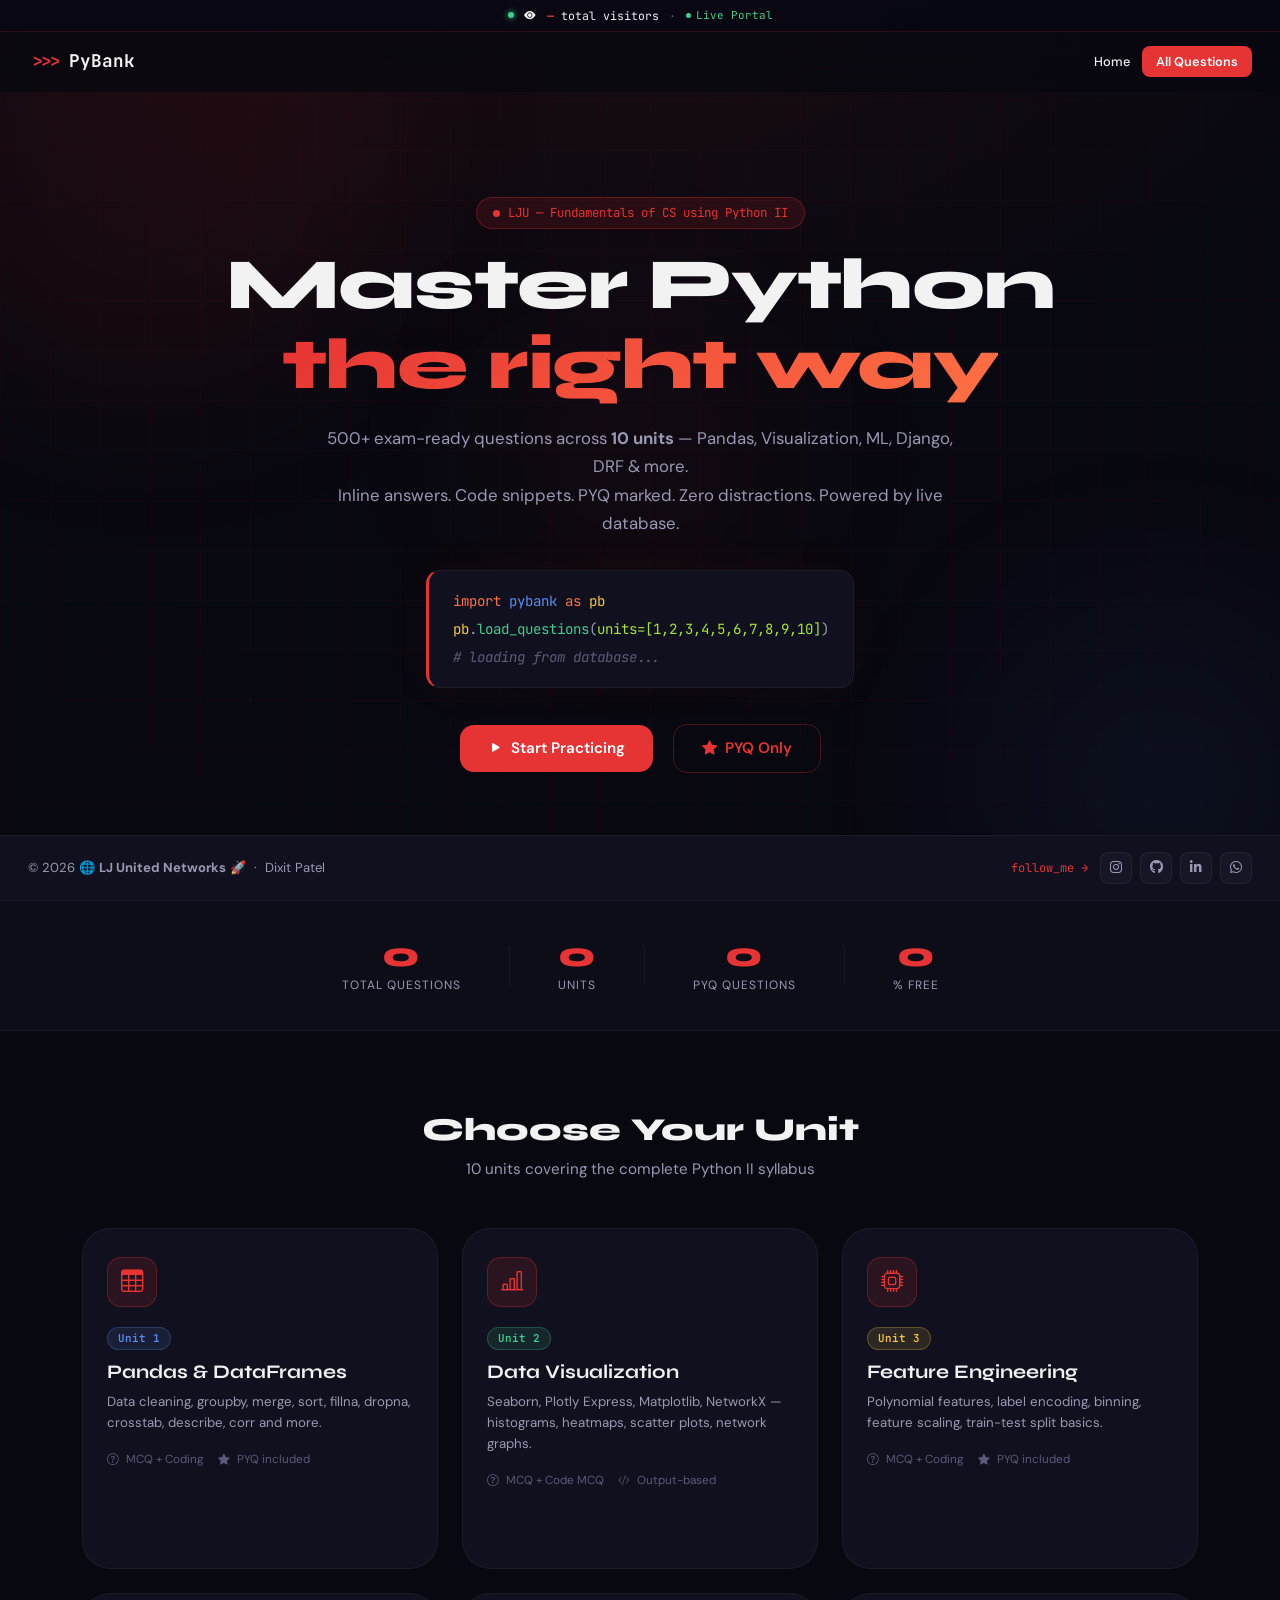
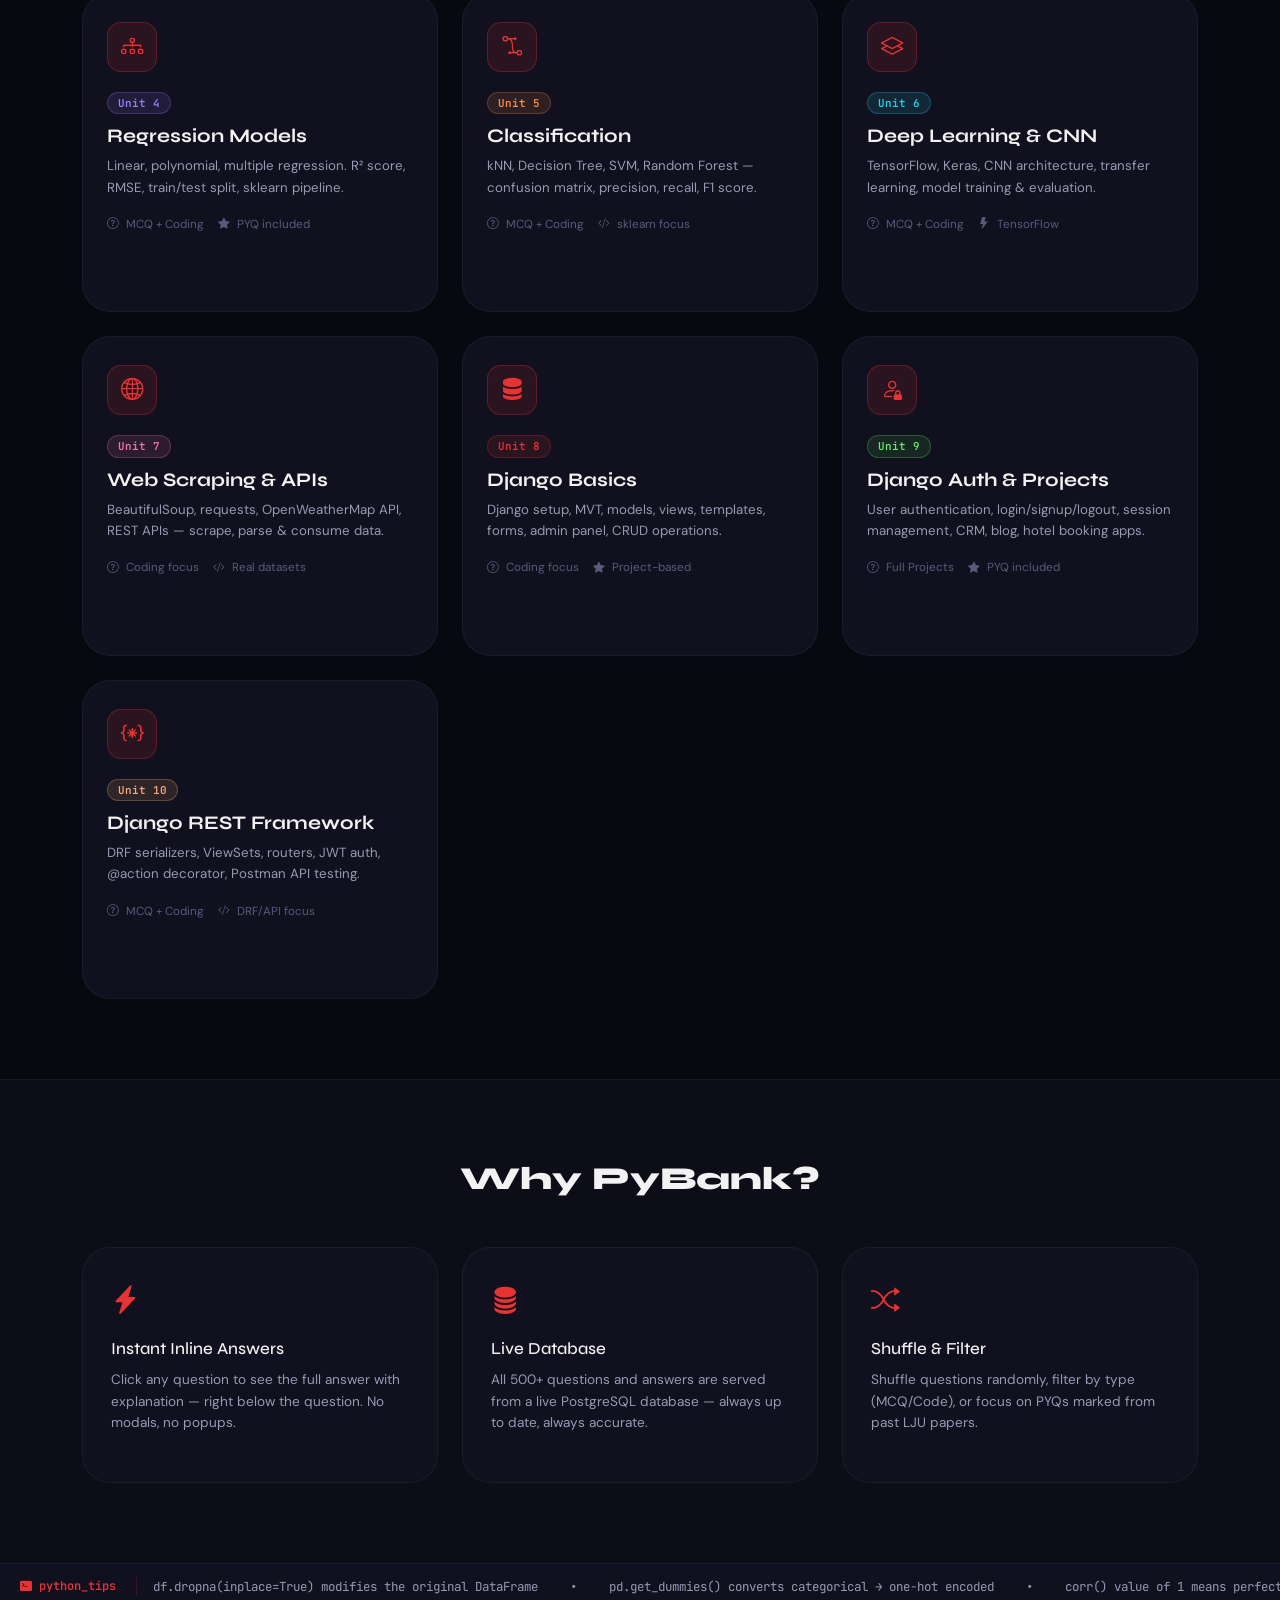
<file: index.html>
<!DOCTYPE html>
<html lang="en">
<head>
  <meta charset="UTF-8">
  <meta name="viewport" content="width=device-width, initial-scale=1.0">
  <title>PyBank | Python II — LJU Practice Portal</title>
  <link rel="stylesheet" href="https://cdn.jsdelivr.net/npm/bootstrap@5.3.3/dist/css/bootstrap.min.css">
  <link rel="stylesheet" href="https://cdn.jsdelivr.net/npm/bootstrap-icons@1.11.3/font/bootstrap-icons.min.css">
  <link rel="stylesheet" href="https://cdnjs.cloudflare.com/ajax/libs/font-awesome/6.5.0/css/all.min.css">
  <link href="https://fonts.googleapis.com/css2?family=JetBrains+Mono:ital,wght@0,400;0,600;0,700;1,400&family=Syne:wght@600;700;800&family=DM+Sans:wght@300;400;500;600&display=swap" rel="stylesheet">
  <link rel="stylesheet" href="style.css">
</head>
<body>

<!-- ── VISITOR COUNTER BANNER ──────────────────── -->
<div class="visitor-banner" id="visitorBanner">
  <div class="visitor-inner">
    <span class="visitor-dot"></span>
    <span class="visitor-text">
      <i class="bi bi-eye-fill me-1"></i>
      <span id="visitorCount">—</span> total visitors
    </span>
    <span class="visitor-sep">·</span>
    <span class="visitor-live"><span class="live-dot"></span> Live Portal</span>
  </div>
</div>

<!-- NAVBAR -->
<nav class="pyb-nav" id="mainNav" style="top:32px">
  <div class="nav-inner">
    <a class="nav-logo" href="index.html">
      <span class="logo-py">&gt;&gt;&gt;</span>
      <span class="logo-text">PyBank</span>
    </a>
    <div class="nav-links" id="navLinks">
      <a href="index.html" class="nav-link active">Home</a>
      <a href="unit.html?unit=all" class="nav-link nav-cta">All Questions</a>
    </div>
    <button class="hamburger" id="hamburger" onclick="toggleNav()">
      <i class="bi bi-list"></i>
    </button>
  </div>
</nav>

<!-- HERO -->
<section class="hero-section">
  <div class="hero-bg-grid"></div>
  <div class="hero-orb orb-1"></div>
  <div class="hero-orb orb-2"></div>
  <div class="hero-orb orb-3"></div>

  <div class="container position-relative">
    <div class="row justify-content-center text-center">
      <div class="col-lg-10">
        <div class="hero-badge mb-3">
          <span class="badge-dot"></span>
          LJU — Fundamentals of CS using Python II
        </div>
        <h1 class="hero-title">
          Master Python <span class="title-accent">the right way</span>
        </h1>
        <p class="hero-subtitle">
          500+ exam-ready questions across <strong>10 units</strong> — Pandas, Visualization, ML, Django, DRF &amp; more.<br>
          Inline answers. Code snippets. PYQ marked. Zero distractions. Powered by live database.
        </p>
        <div class="hero-code-block">
          <div class="code-line"><span class="code-keyword">import</span> <span class="code-module">pybank</span> <span class="code-keyword">as</span> <span class="code-var">pb</span></div>
          <div class="code-line"><span class="code-var">pb</span><span class="code-dot">.</span><span class="code-fn">load_questions</span><span class="code-paren">(</span><span class="code-str">units=[1,2,3,4,5,6,7,8,9,10]</span><span class="code-paren">)</span></div>
          <div class="code-line"><span class="code-comment" id="heroLoaded"># loading from database...</span></div>
        </div>
        <div class="hero-actions">
          <a href="unit.html?unit=all" class="btn btn-red btn-lg">
            <i class="bi bi-play-fill me-2"></i>Start Practicing
          </a>
          <a href="unit.html?unit=all&pyq=true" class="btn btn-outline-red btn-lg ms-3">
            <i class="bi bi-star-fill me-2"></i>PYQ Only
          </a>
        </div>
      </div>
    </div>
  </div>
</section>

<!-- STATS STRIP -->
<section class="stats-strip">
  <div class="container">
    <div class="stats-row">
      <div class="stat-item">
        <div class="stat-num" id="statTotal" data-target="500">0</div>
        <div class="stat-lbl">Total Questions</div>
      </div>
      <div class="stat-divider"></div>
      <div class="stat-item">
        <div class="stat-num" data-target="10">0</div>
        <div class="stat-lbl">Units</div>
      </div>
      <div class="stat-divider"></div>
      <div class="stat-item">
        <div class="stat-num" id="statPYQ" data-target="30">0</div>
        <div class="stat-lbl">PYQ Questions</div>
      </div>
      <div class="stat-divider"></div>
      <div class="stat-item">
        <div class="stat-num" data-target="100">0</div>
        <div class="stat-lbl">% Free</div>
      </div>
    </div>
  </div>
</section>

<!-- UNITS CARDS — 10 units -->
<section class="units-section">
  <div class="container">
    <div class="section-header">
      <h2 class="section-title">Choose Your Unit</h2>
      <p class="section-sub">10 units covering the complete Python II syllabus</p>
    </div>
    <div class="row g-4" id="unitCardsRow">

      <div class="col-lg-4 col-md-6">
        <a href="#" class="unit-card-link">
          <div class="unit-card">
            <div class="unit-card-icon"><i class="bi bi-table"></i></div>
            <div class="unit-chip chip-u1">Unit 1</div>
            <h3 class="unit-title">Pandas &amp; DataFrames</h3>
            <p class="unit-desc">Data cleaning, groupby, merge, sort, fillna, dropna, crosstab, describe, corr and more.</p>
            <div class="unit-meta">
              <span><i class="bi bi-question-circle"></i> MCQ + Coding</span>
              <span><i class="bi bi-star-fill"></i> PYQ included</span>
            </div>
            <div class="unit-arrow"><i class="bi bi-arrow-right-circle-fill"></i></div>
          </div>
        </a>
      </div>

      <div class="col-lg-4 col-md-6">
        <a href="#" class="unit-card-link">
          <div class="unit-card">
            <div class="unit-card-icon"><i class="bi bi-bar-chart-line"></i></div>
            <div class="unit-chip chip-u2">Unit 2</div>
            <h3 class="unit-title">Data Visualization</h3>
            <p class="unit-desc">Seaborn, Plotly Express, Matplotlib, NetworkX — histograms, heatmaps, scatter plots, network graphs.</p>
            <div class="unit-meta">
              <span><i class="bi bi-question-circle"></i> MCQ + Code MCQ</span>
              <span><i class="bi bi-code-slash"></i> Output-based</span>
            </div>
            <div class="unit-arrow"><i class="bi bi-arrow-right-circle-fill"></i></div>
          </div>
        </a>
      </div>

      <div class="col-lg-4 col-md-6">
        <a href="#" class="unit-card-link">
          <div class="unit-card">
            <div class="unit-card-icon"><i class="bi bi-cpu"></i></div>
            <div class="unit-chip chip-u3">Unit 3</div>
            <h3 class="unit-title">Feature Engineering</h3>
            <p class="unit-desc">Polynomial features, label encoding, binning, feature scaling, train-test split basics.</p>
            <div class="unit-meta">
              <span><i class="bi bi-question-circle"></i> MCQ + Coding</span>
              <span><i class="bi bi-star-fill"></i> PYQ included</span>
            </div>
            <div class="unit-arrow"><i class="bi bi-arrow-right-circle-fill"></i></div>
          </div>
        </a>
      </div>

      <div class="col-lg-4 col-md-6">
        <a href="# class="unit-card-link">
          <div class="unit-card">
            <div class="unit-card-icon"><i class="bi bi-diagram-3"></i></div>
            <div class="unit-chip chip-u4">Unit 4</div>
            <h3 class="unit-title">Regression Models</h3>
            <p class="unit-desc">Linear, polynomial, multiple regression. R² score, RMSE, train/test split, sklearn pipeline.</p>
            <div class="unit-meta">
              <span><i class="bi bi-question-circle"></i> MCQ + Coding</span>
              <span><i class="bi bi-star-fill"></i> PYQ included</span>
            </div>
            <div class="unit-arrow"><i class="bi bi-arrow-right-circle-fill"></i></div>
          </div>
        </a>
      </div>

      <div class="col-lg-4 col-md-6">
        <a href="#" class="unit-card-link">
          <div class="unit-card">
            <div class="unit-card-icon"><i class="bi bi-bezier2"></i></div>
            <div class="unit-chip chip-u5">Unit 5</div>
            <h3 class="unit-title">Classification</h3>
            <p class="unit-desc">kNN, Decision Tree, SVM, Random Forest — confusion matrix, precision, recall, F1 score.</p>
            <div class="unit-meta">
              <span><i class="bi bi-question-circle"></i> MCQ + Coding</span>
              <span><i class="bi bi-code-slash"></i> sklearn focus</span>
            </div>
            <div class="unit-arrow"><i class="bi bi-arrow-right-circle-fill"></i></div>
          </div>
        </a>
      </div>

      <div class="col-lg-4 col-md-6">
        <a href="#" class="unit-card-link">
          <div class="unit-card">
            <div class="unit-card-icon"><i class="bi bi-layers"></i></div>
            <div class="unit-chip chip-u6">Unit 6</div>
            <h3 class="unit-title">Deep Learning &amp; CNN</h3>
            <p class="unit-desc">TensorFlow, Keras, CNN architecture, transfer learning, model training &amp; evaluation.</p>
            <div class="unit-meta">
              <span><i class="bi bi-question-circle"></i> MCQ + Coding</span>
              <span><i class="bi bi-lightning-fill"></i> TensorFlow</span>
            </div>
            <div class="unit-arrow"><i class="bi bi-arrow-right-circle-fill"></i></div>
          </div>
        </a>
      </div>

      <div class="col-lg-4 col-md-6">
        <a href="#" class="unit-card-link">
          <div class="unit-card">
            <div class="unit-card-icon"><i class="bi bi-globe2"></i></div>
            <div class="unit-chip chip-u7">Unit 7</div>
            <h3 class="unit-title">Web Scraping &amp; APIs</h3>
            <p class="unit-desc">BeautifulSoup, requests, OpenWeatherMap API, REST APIs — scrape, parse &amp; consume data.</p>
            <div class="unit-meta">
              <span><i class="bi bi-question-circle"></i> Coding focus</span>
              <span><i class="bi bi-code-slash"></i> Real datasets</span>
            </div>
            <div class="unit-arrow"><i class="bi bi-arrow-right-circle-fill"></i></div>
          </div>
        </a>
      </div>

      <div class="col-lg-4 col-md-6">
        <a href="#" class="unit-card-link">
          <div class="unit-card">
            <div class="unit-card-icon"><i class="bi bi-server"></i></div>
            <div class="unit-chip chip-u8">Unit 8</div>
            <h3 class="unit-title">Django Basics</h3>
            <p class="unit-desc">Django setup, MVT, models, views, templates, forms, admin panel, CRUD operations.</p>
            <div class="unit-meta">
              <span><i class="bi bi-question-circle"></i> Coding focus</span>
              <span><i class="bi bi-star-fill"></i> Project-based</span>
            </div>
            <div class="unit-arrow"><i class="bi bi-arrow-right-circle-fill"></i></div>
          </div>
        </a>
      </div>

      <div class="col-lg-4 col-md-6">
        <a href="#" class="unit-card-link">
          <div class="unit-card">
            <div class="unit-card-icon"><i class="bi bi-person-lock"></i></div>
            <div class="unit-chip chip-u9">Unit 9</div>
            <h3 class="unit-title">Django Auth &amp; Projects</h3>
            <p class="unit-desc">User authentication, login/signup/logout, session management, CRM, blog, hotel booking apps.</p>
            <div class="unit-meta">
              <span><i class="bi bi-question-circle"></i> Full Projects</span>
              <span><i class="bi bi-star-fill"></i> PYQ included</span>
            </div>
            <div class="unit-arrow"><i class="bi bi-arrow-right-circle-fill"></i></div>
          </div>
        </a>
      </div>

      <div class="col-lg-4 col-md-6">
        <a href="#" class="unit-card-link">
          <div class="unit-card">
            <div class="unit-card-icon"><i class="bi bi-braces-asterisk"></i></div>
            <div class="unit-chip chip-u10">Unit 10</div>
            <h3 class="unit-title">Django REST Framework</h3>
            <p class="unit-desc">DRF serializers, ViewSets, routers, JWT auth, @action decorator, Postman API testing.</p>
            <div class="unit-meta">
              <span><i class="bi bi-question-circle"></i> MCQ + Coding</span>
              <span><i class="bi bi-code-slash"></i> DRF/API focus</span>
            </div>
            <div class="unit-arrow"><i class="bi bi-arrow-right-circle-fill"></i></div>
          </div>
        </a>
      </div>

    </div>
  </div>
</section>

<!-- FEATURES SECTION -->
<section class="features-section">
  <div class="container">
    <div class="section-header">
      <h2 class="section-title">Why PyBank?</h2>
    </div>
    <div class="row g-4">
      <div class="col-md-4">
        <div class="feature-card">
          <div class="feature-icon"><i class="bi bi-lightning-charge-fill"></i></div>
          <h4>Instant Inline Answers</h4>
          <p>Click any question to see the full answer with explanation — right below the question. No modals, no popups.</p>
        </div>
      </div>
      <div class="col-md-4">
        <div class="feature-card">
          <div class="feature-icon"><i class="bi bi-database-fill"></i></div>
          <h4>Live Database</h4>
          <p>All 500+ questions and answers are served from a live PostgreSQL database — always up to date, always accurate.</p>
        </div>
      </div>
      <div class="col-md-4">
        <div class="feature-card">
          <div class="feature-icon"><i class="bi bi-shuffle"></i></div>
          <h4>Shuffle &amp; Filter</h4>
          <p>Shuffle questions randomly, filter by type (MCQ/Code), or focus on PYQs marked from past LJU papers.</p>
        </div>
      </div>
    </div>
  </div>
</section>

<!-- PYTHON TIPS TICKER -->
<div class="tips-ticker">
  <div class="ticker-label"><i class="bi bi-terminal-fill"></i> python_tips</div>
  <div class="ticker-wrap">
    <div class="ticker-inner" id="ticker">
      <span>df.dropna(inplace=True) modifies the original DataFrame</span>
      <span>•</span>
      <span>pd.get_dummies() converts categorical → one-hot encoded</span>
      <span>•</span>
      <span>corr() value of 1 means perfect positive correlation</span>
      <span>•</span>
      <span>train_test_split(X, y, test_size=0.2, random_state=42)</span>
      <span>•</span>
      <span>sns.pairplot(df) — instant EDA for all numeric columns</span>
      <span>•</span>
      <span>df.shape returns (rows, columns) as a tuple</span>
      <span>•</span>
      <span>NaN stands for Not a Number — it's of type float</span>
      <span>•</span>
      <span>KNeighborsClassifier(n_neighbors=5).fit(X_train, y_train)</span>
      <span>•</span>
      <span>from rest_framework import viewsets, permissions</span>
      <span>•</span>
      <span>@api_view(['GET']) turns a function into an API endpoint</span>
      <span>•</span>
      <span>BeautifulSoup(html, 'html.parser').find_all('a')</span>
      <span>•</span>
    </div>
  </div>
</div>

<!-- FOOTER -->
<footer class="site-footer">
  <div class="footer-inner">
    <div>© 2026 🌐 <strong>LJ United Networks</strong> 🚀 &nbsp;·&nbsp; Dixit Patel</div>
    <div style="display: flex; gap: 12px; align-items: center;">
      <span class="footer-follow">follow_me →</span>
      <div class="footer-socials">
        <a href="https://www.instagram.com/dixit.patel_since_2005/?hl=en" target="_blank" class="soc-btn"><i class="fab fa-instagram"></i></a>
        <a href="https://github.com/create2learn7238" target="_blank" class="soc-btn"><i class="fab fa-github"></i></a>
        <a href="https://www.linkedin.com/in/dixit-patel-7718993a1/" target="_blank" class="soc-btn"><i class="fab fa-linkedin-in"></i></a>
        <a href="https://wa.me/919316227238" target="_blank" class="soc-btn"><i class="fab fa-whatsapp"></i></a>
      </div>
    </div>
  </div>
</footer>

<script src="https://cdn.jsdelivr.net/npm/bootstrap@5.3.3/dist/js/bootstrap.bundle.min.js"></script>
<script type="module">
  // ── CONFIG — Direct Neon DB mode (no Worker API) ──
  import { neon } from 'https://esm.sh/@neondatabase/serverless@0.10.4';

  const DATABASE_URL = 'postgresql://neondb_owner:npg_kuXI3LOC1QAf@ep-lucky-hall-a10bbj3u-pooler.ap-southeast-1.aws.neon.tech/neondb?sslmode=require&channel_binding=require';
  const sanitizedDbUrl = new URL(DATABASE_URL);
  sanitizedDbUrl.searchParams.delete('channel_binding');
  const sql = neon(sanitizedDbUrl.toString());

  // ── VISITOR COUNTER ──────────────────────────────
  // Uses localStorage so we only increment ONCE per browser per day.
  async function loadVisitorCount() {
    const el = document.getElementById('visitorCount');
    if (!el) return;

    const TODAY      = new Date().toISOString().slice(0, 10); // "YYYY-MM-DD"
    const STORED_KEY = 'pybank_visited_date';
    const alreadyCounted = localStorage.getItem(STORED_KEY) === TODAY;

    try {
      let rows;
      if (alreadyCounted) {
        // Just read the current count — don't increment
        rows = await sql`SELECT count FROM visitor_counter WHERE id = 1`;
      } else {
        // New visitor today — increment and remember
        rows = await sql`
          INSERT INTO visitor_counter (id, count, last_visited)
          VALUES (1, 1, NOW())
          ON CONFLICT (id) DO UPDATE
          SET
            count        = visitor_counter.count + 1,
            last_visited = NOW()
          RETURNING count
        `;
        localStorage.setItem(STORED_KEY, TODAY);
      }

      const count = Number.parseInt(rows?.[0]?.count ?? 0, 10) || 0;
      // Animate the number rolling up
      animateCount(el, count);
    } catch {
      el.textContent = '—';
    }
  }

  function animateCount(el, target) {
    if (target <= 0) { el.textContent = target.toLocaleString(); return; }
    const duration = 1200;
    const start    = Date.now();
    const from     = Math.max(0, target - Math.min(target, 80));
    const tick = () => {
      const progress = Math.min((Date.now() - start) / duration, 1);
      const ease     = 1 - Math.pow(1 - progress, 3); // ease-out cubic
      const current  = Math.round(from + (target - from) * ease);
      el.textContent = current.toLocaleString();
      if (progress < 1) requestAnimationFrame(tick);
    };
    requestAnimationFrame(tick);
  }

  // ── LOAD STATS FROM DB ───────────────────────────
  async function loadStats() {
    try {
      const rows = await sql`
        SELECT
          COUNT(*) AS total,
          COUNT(*) FILTER (
            WHERE previous_year IS NOT NULL
              AND previous_year != ''
              AND LOWER(previous_year) != 'no'
          ) AS pyq_count
        FROM questions_clean
        WHERE marks IS NOT NULL
      `;
      const data = rows?.[0] || {};
      if (data.total) {
        const total = Number.parseInt(data.total, 10) || 0;
        const pyq = Number.parseInt(data.pyq_count, 10) || 0;
        document.querySelector('[data-target="500"]').dataset.target = total;
        document.querySelector('[data-target="30"]').dataset.target = pyq;
        document.getElementById('heroLoaded').textContent = `# ${total} questions loaded ✓`;
      }
    } catch {
      document.getElementById('heroLoaded').textContent = '# questions loaded ✓';
    }
  }

  // ── NAVBAR SCROLL ────────────────────────────────
  window.addEventListener('scroll', () => {
    document.getElementById('mainNav').classList.toggle('scrolled', window.scrollY > 40);
  });

  // ── NAV TOGGLE MOBILE ────────────────────────────
  function toggleNav() {
    document.getElementById('navLinks').classList.toggle('open');
  }
  window.toggleNav = toggleNav;

  // ── ANIMATED COUNTER ─────────────────────────────
  function animateCounters() {
    document.querySelectorAll('.stat-num').forEach(el => {
      const target = parseInt(el.dataset.target) || 0;
      let current = 0;
      const step = Math.ceil(target / 60);
      const timer = setInterval(() => {
        current = Math.min(current + step, target);
        el.textContent = current + (el.dataset.target == '100' ? '%' : '+');
        if (current >= target) clearInterval(timer);
      }, 25);
    });
  }

  // ── INTERSECTION OBSERVER ─────────────────────────
  const statsObs = new IntersectionObserver((entries) => {
    if (entries[0].isIntersecting) {
      animateCounters();
      statsObs.disconnect();
    }
  }, { threshold: 0.5 });
  statsObs.observe(document.querySelector('.stats-strip'));

  // ── TICKER DUPLICATE ─────────────────────────────
  const ticker = document.getElementById('ticker');
  ticker.innerHTML += ticker.innerHTML;

  // ── INIT ─────────────────────────────────────────
  loadVisitorCount();
  loadStats();
</script>
</body>
</html>
</file>
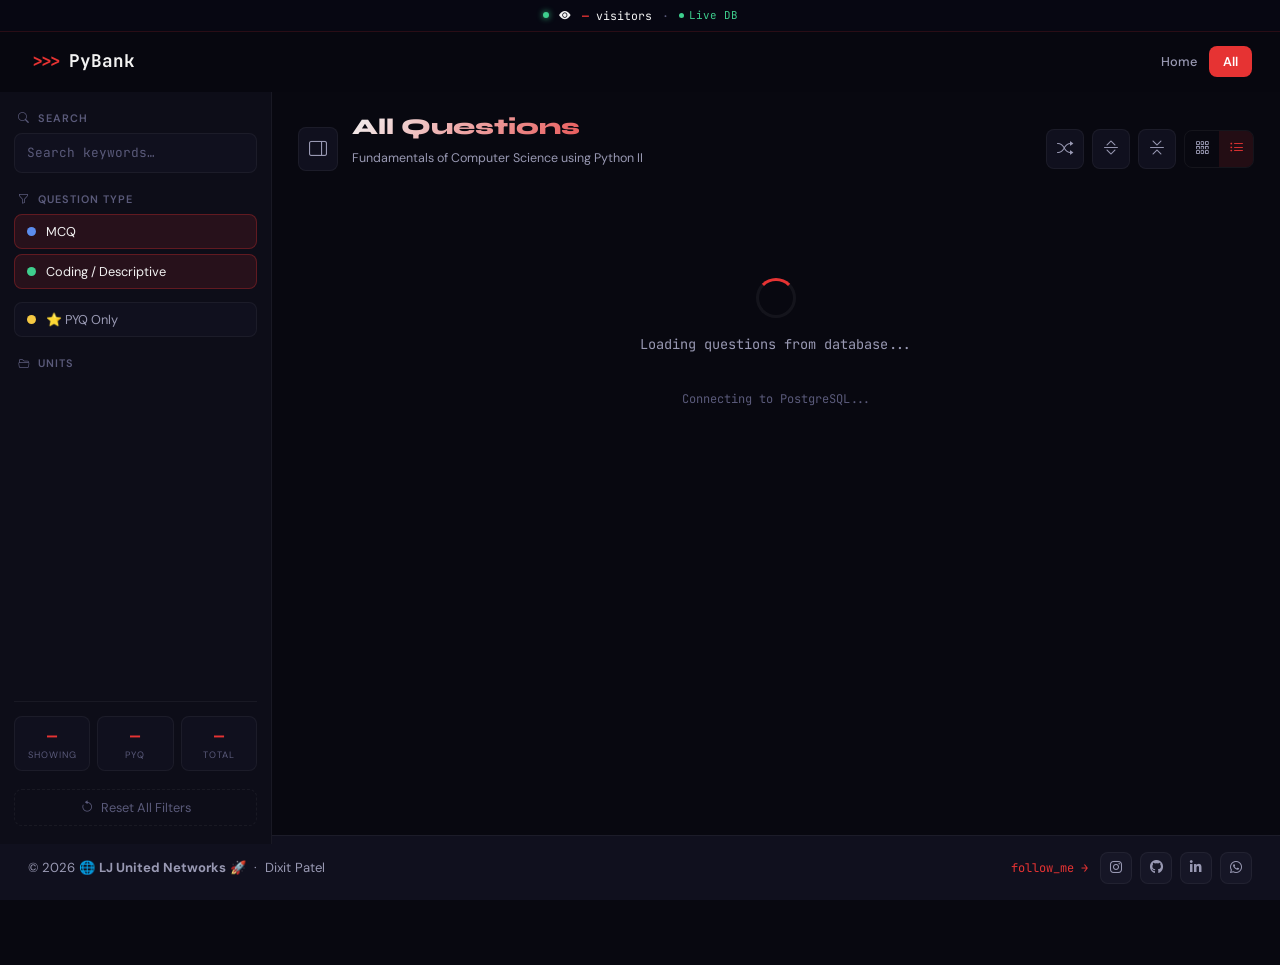
<file: unit.html>
<!DOCTYPE html>
<html lang="en">
<head>
  <meta charset="UTF-8">
  <meta name="viewport" content="width=device-width, initial-scale=1.0, maximum-scale=1.0">
  <title>PyBank | Questions</title>
  <link rel="stylesheet" href="https://cdn.jsdelivr.net/npm/bootstrap@5.3.3/dist/css/bootstrap.min.css">
  <link rel="stylesheet" href="https://cdn.jsdelivr.net/npm/bootstrap-icons@1.11.3/font/bootstrap-icons.min.css">
  <link rel="stylesheet" href="https://cdnjs.cloudflare.com/ajax/libs/font-awesome/6.5.0/css/all.min.css">
  <link href="https://fonts.googleapis.com/css2?family=JetBrains+Mono:ital,wght@0,400;0,600;0,700;1,400&family=Syne:wght@600;700;800&family=DM+Sans:wght@300;400;500;600&display=swap" rel="stylesheet">
  <link rel="stylesheet" href="style.css">
</head>
<body class="page-unit">

<!-- ── VISITOR COUNTER BANNER ──────────────────── -->
<div class="visitor-banner" id="visitorBanner">
  <div class="visitor-inner">
    <span class="visitor-dot"></span>
    <span class="visitor-text">
      <i class="bi bi-eye-fill me-1"></i>
      <span id="visitorCount">—</span> visitors
    </span>
    <span class="visitor-sep">·</span>
    <span class="visitor-live"><span class="live-dot"></span> Live DB</span>
  </div>
</div>

<!-- NAVBAR -->
<nav class="pyb-nav" id="mainNav" style="top:32px">
  <div class="nav-inner">
    <a class="nav-logo" href="index.html">
      <span class="logo-py">>>></span>
      <span class="logo-text">PyBank</span>
    </a>
    <div class="nav-links" id="navLinks">
      <a href="index.html" class="nav-link">Home</a>
      <a href="unit.html?unit=all" class="nav-link nav-cta" data-unit-link="all">All</a>
    </div>
    <button class="hamburger" id="hamburger" onclick="toggleNav()">
      <i class="bi bi-list"></i>
    </button>
  </div>
</nav>

<!-- ══ MOBILE FILTER BAR (always visible on top) ══ -->
<div class="mobile-filter-bar" id="mobileFilterBar">

  <!-- Jump to Q No. -->
  <div class="mfb-jump">
    <div class="mfb-jump-inner">
      <i class="bi bi-hash mfb-icon"></i>
      <input
        type="number"
        id="jumpInput"
        class="mfb-input"
        placeholder="Jump to Q no."
        min="1"
        inputmode="numeric"
      />
      <button class="mfb-go-btn" id="jumpBtn" onclick="doJump()">
        <i class="bi bi-arrow-right-short"></i>
      </button>
    </div>
  </div>

  <!-- Descriptive Only Toggle -->
  <button class="mfb-desc-btn" id="descBtn" onclick="toggleDescOnly()">
    <i class="bi bi-file-text me-1"></i>
    <span id="descBtnLabel">Descriptive Only</span>
    <span class="mfb-toggle-dot" id="descDot"></span>
  </button>

  <!-- Side panel open -->
  <button class="mfb-more-btn" onclick="toggleSidebar()" title="More Filters">
    <i class="bi bi-sliders"></i>
  </button>

</div>

<!-- LAYOUT -->
<div class="unit-layout" id="unitLayout" style="padding-top:92px">

  <!-- SIDEBAR -->
  <aside class="unit-sidebar" id="sidebar" style="top:92px">

    <!-- Close btn (mobile) -->
    <button class="sb-close-btn" onclick="toggleSidebar()">
      <i class="bi bi-x-lg"></i> Close
    </button>

    <!-- Search -->
    <div class="sb-section">
      <div class="sb-section-label"><i class="bi bi-search me-1"></i> Search</div>
      <div class="sb-search">
        <input type="text" id="searchInput" placeholder="Search keywords…" />
      </div>
    </div>

    <!-- Quick Filters (desktop full set) -->
    <div class="sb-section">
      <div class="sb-section-label"><i class="bi bi-funnel me-1"></i> Question Type</div>
      <label class="filter-chip">
        <input type="checkbox" id="f-mcq" checked>
        <span class="chip-dot dot-mcq"></span> MCQ
      </label>
      <label class="filter-chip">
        <input type="checkbox" id="f-code" checked>
        <span class="chip-dot dot-code"></span> Coding / Descriptive
      </label>
      <label class="filter-chip mt-2">
        <input type="checkbox" id="f-pyq">
        <span class="chip-dot dot-pyq"></span> ⭐ PYQ Only
      </label>
    </div>

    <!-- Unit Nav -->
    <div class="sb-section">
      <div class="sb-section-label"><i class="bi bi-folder2-open me-1"></i> Units</div>
      <div id="unitNav"></div>
    </div>

    <!-- Stats -->
    <div class="sb-stats">
      <div class="sb-stat">
        <span class="sb-stat-num" id="statShowing">—</span>
        <span class="sb-stat-lbl">Showing</span>
      </div>
      <div class="sb-stat">
        <span class="sb-stat-num" id="statPyq">—</span>
        <span class="sb-stat-lbl">PYQ</span>
      </div>
      <div class="sb-stat">
        <span class="sb-stat-num" id="statTotal">—</span>
        <span class="sb-stat-lbl">Total</span>
      </div>
    </div>

    <!-- Reset -->
    <button class="btn-reset" id="resetBtn" onclick="resetFilters()">
      <i class="bi bi-arrow-counterclockwise me-1"></i> Reset All Filters
    </button>
  </aside>

  <!-- MAIN CONTENT -->
  <main class="unit-main" id="mainContent">

    <!-- TOP BAR (desktop) -->
    <div class="unit-topbar">
      <button class="sidebar-toggle-btn" id="sidebarToggle" onclick="toggleSidebar()">
        <i class="bi bi-layout-sidebar-reverse"></i>
      </button>
      <div class="topbar-info">
        <h1 class="topbar-title" id="pageTitle">All Questions</h1>
        <p class="topbar-sub" id="pageSubtitle">Fundamentals of Computer Science using Python II</p>
      </div>
      <div class="topbar-actions ms-auto">
        <button class="action-btn" id="shuffleBtn" title="Shuffle">
          <i class="bi bi-shuffle"></i>
        </button>
        <button class="action-btn" id="expandAllBtn" title="Expand All" onclick="expandAll()">
          <i class="bi bi-chevron-bar-expand"></i>
        </button>
        <button class="action-btn" id="collapseAllBtn" title="Collapse All" onclick="collapseAll()">
          <i class="bi bi-chevron-bar-contract"></i>
        </button>
        <div class="view-toggle">
          <button class="view-btn" id="viewGrid" onclick="setView('grid')" title="Grid view"><i class="bi bi-grid-3x3-gap"></i></button>
          <button class="view-btn active" id="viewList" onclick="setView('list')" title="List view"><i class="bi bi-list-ul"></i></button>
        </div>
      </div>
    </div>

    <!-- LOADING STATE -->
    <div class="loading-state" id="loadingState">
      <div class="loading-spinner"></div>
      <p>Loading questions from database...</p>
      <span class="loading-sub" id="loadingMsg">Connecting to PostgreSQL...</span>
    </div>

    <!-- CARDS GRID — default list-view -->
    <div class="cards-grid list-view" id="cardsContainer"></div>

    <!-- EMPTY STATE -->
    <div class="empty-state hidden" id="emptyState">
      <div class="empty-icon">🐍</div>
      <p>No questions match your filters.</p>
      <button onclick="resetFilters()" class="btn-reset mt-3">Reset Filters</button>
    </div>

  </main>
</div>

<!-- OVERLAY for mobile sidebar -->
<div class="sidebar-overlay" id="sidebarOverlay" onclick="toggleSidebar()"></div>

<!-- TOAST -->
<div class="toast-msg hidden" id="toast"></div>

<!-- FOOTER -->
<footer class="site-footer">
  <div class="footer-inner">
    <div>© 2026 🌐 <strong>LJ United Networks</strong> 🚀 &nbsp;·&nbsp; Dixit Patel</div>
    <div style="display: flex; gap: 12px; align-items: center;">
      <span class="footer-follow">follow_me →</span>
      <div class="footer-socials">
        <a href="https://www.instagram.com/dixit.patel_since_2005/?hl=en" target="_blank" class="soc-btn"><i class="fab fa-instagram"></i></a>
        <a href="https://github.com/create2learn7238" target="_blank" class="soc-btn"><i class="fab fa-github"></i></a>
        <a href="https://www.linkedin.com/in/dixit-patel-7718993a1/" target="_blank" class="soc-btn"><i class="fab fa-linkedin-in"></i></a>
        <a href="https://wa.me/919316227238" target="_blank" class="soc-btn"><i class="fab fa-whatsapp"></i></a>
      </div>
    </div>
  </div>
</footer>

<script src="https://cdn.jsdelivr.net/npm/bootstrap@5.3.3/dist/js/bootstrap.bundle.min.js"></script>
<script type="module" src="script.js"></script>
</body>
</html>
</file>
<file: style.css>
/* ═══════════════════════════════════════════════════
   PyBank — style.css  (v2 · 10 units · DB edition)
   Dark Red Python Theme | LJU Portal 2026
═══════════════════════════════════════════════════ */

/* ── FONTS & VARIABLES ─────────────────────────── */
:root {
  --red:       #e63333;
  --red-dark:  #b52020;
  --red-dim:   rgba(230, 51, 51, 0.12);
  --red-glow:  rgba(230, 51, 51, 0.25);
  --red-line:  rgba(230, 51, 51, 0.3);

  --bg:        #080810;
  --bg-1:      #0d0d18;
  --bg-2:      #111120;
  --bg-card:   #10101e;
  --bg-elevated: #161626;

  --border:    rgba(255,255,255,0.05);
  --border-r:  rgba(230,51,51,0.2);

  --white:     #f2f2f2;
  --muted:     #9999b3;
  --dim:       #5a5a7a;

  --green:     #3ecf8e;
  --orange:    #ff8c42;
  --blue:      #5b8dee;
  --yellow:    #f5c842;
  --purple:    #9b7dff;
  --pink:      #f472b6;
  --cyan:      #22d3ee;

  --mono:    'JetBrains Mono', monospace;
  --sans:    'DM Sans', system-ui, sans-serif;
  --display: 'Syne', sans-serif;

  --r-sm:  8px;
  --r-md:  14px;
  --r-lg:  20px;
  --r-xl:  28px;

  --trans:        0.22s cubic-bezier(0.4, 0, 0.2, 1);
  --trans-bounce: 0.3s  cubic-bezier(0.34, 1.56, 0.64, 1);
}

/* ── RESET ──────────────────────────────────────── */
*, *::before, *::after { box-sizing: border-box; margin: 0; padding: 0; }
html { scroll-behavior: smooth; }
body {
  background: var(--bg);
  color: var(--white);
  font-family: var(--sans);
  min-height: 100vh;
  display: flex;
  flex-direction: column;
  overflow-x: hidden;
}
a { text-decoration: none; color: inherit; }
::-webkit-scrollbar { width: 4px; height: 4px; }
::-webkit-scrollbar-thumb { background: #2a2a44; border-radius: 99px; }
::selection { background: var(--red); color: white; }

/* ── VISITOR BANNER ─────────────────────────────── */
.visitor-banner {
  position: fixed;
  top: 0; left: 0; right: 0;
  height: 32px;
  background: rgba(8,8,20,0.95);
  border-bottom: 1px solid rgba(230,51,51,0.15);
  display: flex;
  align-items: center;
  justify-content: center;
  z-index: 1100;
  backdrop-filter: blur(10px);
}
.visitor-inner {
  display: flex;
  align-items: center;
  gap: 10px;
  font-family: var(--mono);
  font-size: 0.72rem;
  color: var(--muted);
}
.visitor-dot {
  width: 6px; height: 6px;
  border-radius: 50%;
  background: var(--green);
  box-shadow: 0 0 6px var(--green);
  animation: livePulse 2s ease-in-out infinite;
}
@keyframes livePulse {
  0%,100% { opacity: 1; box-shadow: 0 0 4px var(--green); }
  50%      { opacity: 0.6; box-shadow: 0 0 10px var(--green); }
}
.visitor-text { color: var(--white); }
.visitor-text #visitorCount { color: var(--red); font-weight: 700; }
.visitor-sep  { color: var(--dim); }
.visitor-live {
  display: flex;
  align-items: center;
  gap: 5px;
  color: var(--green);
  font-size: 0.68rem;
}
.live-dot {
  width: 5px; height: 5px;
  border-radius: 50%;
  background: var(--green);
  animation: livePulse 1.5s ease-in-out infinite;
}

/* ── NAVBAR ──────────────────────────────────────── */
.pyb-nav {
  position: fixed;
  top: 32px; left: 0; right: 0;
  z-index: 1000;
  height: 60px;
  display: flex;
  align-items: center;
  padding: 0 28px;
  background: rgba(8,8,16,0.8);
  backdrop-filter: blur(16px);
  border-bottom: 1px solid transparent;
  transition: var(--trans);
}
.pyb-nav.scrolled {
  border-bottom-color: var(--border);
  background: rgba(8,8,16,0.96);
}
.nav-inner {
  display: flex;
  align-items: center;
  gap: 24px;
  width: 100%;
  max-width: 1600px;
  margin: 0 auto;
}
.nav-logo {
  display: flex;
  align-items: center;
  gap: 8px;
  font-family: var(--mono);
  font-size: 1.1rem;
  font-weight: 700;
  flex-shrink: 0;
}
.logo-py { color: var(--red); animation: blink 1.6s step-end infinite; }
@keyframes blink { 50% { opacity: 0.2; } }
.logo-text { color: var(--white); }

.nav-links {
  display: flex;
  align-items: center;
  gap: 2px;
  margin-left: auto;
  flex-wrap: wrap;
}
.nav-link {
  padding: 5px 10px;
  border-radius: var(--r-sm);
  font-size: 0.8rem;
  font-weight: 500;
  color: var(--muted);
  transition: var(--trans);
}
.nav-link:hover { color: var(--white); background: rgba(255,255,255,0.05); }
.nav-link.active { color: var(--white); }
.nav-cta {
  background: var(--red);
  color: white !important;
  border-radius: var(--r-sm);
  padding: 6px 14px;
  font-weight: 600;
}
.nav-cta:hover { background: var(--red-dark); transform: translateY(-1px); }
.hamburger {
  display: none;
  background: none;
  border: 1px solid var(--border);
  color: var(--white);
  padding: 6px 10px;
  border-radius: var(--r-sm);
  cursor: pointer;
  font-size: 1.2rem;
  margin-left: auto;
}

/* ── HERO ────────────────────────────────────────── */
.hero-section {
  min-height: 100vh;
  display: flex;
  align-items: center;
  padding: 130px 0 60px;
  position: relative;
  overflow: hidden;
  background: radial-gradient(ellipse 80% 60% at 50% 0%, rgba(230,51,51,0.08) 0%, transparent 70%);
}
.hero-bg-grid {
  position: absolute; inset: 0;
  background-image:
    linear-gradient(rgba(230,51,51,0.04) 1px, transparent 1px),
    linear-gradient(90deg, rgba(230,51,51,0.04) 1px, transparent 1px);
  background-size: 50px 50px;
  mask-image: radial-gradient(ellipse 100% 80% at 50% 50%, black 30%, transparent 100%);
}
.hero-orb {
  position: absolute;
  border-radius: 50%;
  filter: blur(80px);
  pointer-events: none;
}
.orb-1 { width:500px; height:500px; background:rgba(230,51,51,0.07);  top:-100px; left:-100px; }
.orb-2 { width:400px; height:400px; background:rgba(91,141,238,0.05); bottom:-80px; right:-80px; }
.orb-3 { width:300px; height:300px; background:rgba(230,51,51,0.05);  top:50%; left:50%; transform:translate(-50%,-50%); animation:orbPulse 4s ease-in-out infinite; }
@keyframes orbPulse { 0%,100%{ transform:translate(-50%,-50%) scale(1); opacity:.5; } 50%{ transform:translate(-50%,-50%) scale(1.2); opacity:1; } }

.hero-badge {
  display: inline-flex;
  align-items: center;
  gap: 8px;
  background: var(--red-dim);
  border: 1px solid var(--red-line);
  border-radius: 40px;
  padding: 6px 16px;
  font-size: 0.78rem;
  font-family: var(--mono);
  color: var(--red);
  animation: fadeInDown 0.6s ease both;
}
.badge-dot {
  width:7px; height:7px;
  border-radius: 50%;
  background: var(--red);
  animation: badgePulse 1.5s ease-in-out infinite;
}
@keyframes badgePulse { 0%,100%{ box-shadow:0 0 0 0 rgba(230,51,51,0.6); } 50%{ box-shadow:0 0 0 5px transparent; } }

.hero-title {
  font-family: var(--display);
  font-size: clamp(2.5rem, 6vw, 4.5rem);
  font-weight: 800;
  line-height: 1.1;
  letter-spacing: -0.02em;
  margin-bottom: 20px;
  animation: fadeInDown 0.7s 0.1s ease both;
}
.title-accent {
  background: linear-gradient(135deg, var(--red), #ff7043);
  -webkit-background-clip: text;
  background-clip: text;
  color: transparent;
}
.hero-subtitle {
  font-size: 1.05rem;
  color: var(--muted);
  max-width: 640px;
  margin: 0 auto 32px;
  line-height: 1.7;
  animation: fadeInDown 0.7s 0.2s ease both;
}
.hero-code-block {
  display: inline-block;
  background: var(--bg-card);
  border: 1px solid var(--border);
  border-left: 3px solid var(--red);
  border-radius: var(--r-md);
  padding: 16px 24px;
  font-family: var(--mono);
  font-size: 0.88rem;
  text-align: left;
  margin-bottom: 36px;
  animation: fadeInUp 0.7s 0.3s ease both;
  box-shadow: 0 0 40px rgba(230,51,51,0.06);
}
.code-line { line-height: 2; }
.code-keyword { color: #ff7043; }
.code-module  { color: #5b8dee; }
.code-var     { color: #f5c842; }
.code-fn      { color: #3ecf8e; }
.code-paren   { color: var(--muted); }
.code-str     { color: #a3e635; }
.code-dot     { color: var(--muted); }
.code-comment { color: var(--dim); font-style: italic; }

.hero-actions { animation: fadeInUp 0.7s 0.4s ease both; }
.btn-red {
  background: var(--red);
  color: white; border: none;
  border-radius: var(--r-md);
  padding: 12px 28px;
  font-weight: 600; font-size: 0.95rem;
  transition: var(--trans-bounce);
  display: inline-flex; align-items: center;
}
.btn-red:hover { background: var(--red-dark); color:white; transform: translateY(-3px); box-shadow: 0 12px 30px rgba(230,51,51,0.35); }
.btn-outline-red {
  background: transparent; color: var(--red);
  border: 1px solid var(--red-line);
  border-radius: var(--r-md);
  padding: 12px 28px;
  font-weight: 600; font-size: 0.95rem;
  transition: var(--trans-bounce);
  display: inline-flex; align-items: center;
}
.btn-outline-red:hover { background: var(--red-dim); transform: translateY(-3px); }

/* ── STATS STRIP ────────────────────────────────── */
.stats-strip {
  background: var(--bg-1);
  border-top: 1px solid var(--border);
  border-bottom: 1px solid var(--border);
  padding: 28px 0;
}
.stats-row {
  display: flex;
  align-items: center;
  justify-content: center;
  gap: 0;
  flex-wrap: wrap;
}
.stat-item { text-align: center; padding: 8px 48px; }
.stat-num  { font-family: var(--display); font-size: 2.2rem; font-weight: 800; color: var(--red); line-height: 1; }
.stat-lbl  { font-size: 0.75rem; color: var(--muted); text-transform: uppercase; letter-spacing: 1px; margin-top: 4px; }
.stat-divider { width:1px; height:40px; background: var(--border); }

/* ── UNIT CARDS ─────────────────────────────────── */
.units-section { padding: 80px 0; background: var(--bg); }
.section-header { text-align: center; margin-bottom: 48px; }
.section-title  { font-family: var(--display); font-size: 2rem; font-weight: 800; margin-bottom: 8px; }
.section-sub    { color: var(--muted); font-size: 0.95rem; }

.unit-card-link { display: block; height: 100%; }
.unit-card {
  background: var(--bg-card);
  border: 1px solid var(--border);
  border-radius: var(--r-xl);
  padding: 28px 24px;
  height: 100%;
  position: relative;
  overflow: hidden;
  transition: var(--trans-bounce);
  cursor: pointer;
}
.unit-card::before {
  content: '';
  position: absolute; inset: 0;
  background: radial-gradient(circle at 50% 0%, rgba(230,51,51,0.08) 0%, transparent 60%);
  opacity: 0;
  transition: var(--trans);
}
.unit-card:hover { transform: translateY(-8px); border-color: var(--red-line); box-shadow: 0 24px 60px rgba(0,0,0,0.4), 0 0 0 1px var(--red-line); }
.unit-card:hover::before { opacity: 1; }
.unit-card-icon {
  width:50px; height:50px;
  background: var(--red-dim);
  border: 1px solid var(--red-line);
  border-radius: var(--r-md);
  display: flex; align-items: center; justify-content: center;
  font-size: 1.4rem; color: var(--red);
  margin-bottom: 18px;
}
.unit-chip {
  display: inline-block;
  font-size: 0.68rem; font-family: var(--mono); font-weight: 600;
  padding: 2px 10px;
  border-radius: 40px;
  margin-bottom: 10px;
}

/* 10 chip colors */
.chip-u1  { background:rgba(91,141,238,0.12); color:#5b8dee;  border:1px solid rgba(91,141,238,0.25); }
.chip-u2  { background:rgba(62,207,142,0.12); color:#3ecf8e;  border:1px solid rgba(62,207,142,0.25); }
.chip-u3  { background:rgba(245,200,66,0.12); color:#f5c842;  border:1px solid rgba(245,200,66,0.25); }
.chip-u4  { background:rgba(155,125,255,0.12);color:#9b7dff;  border:1px solid rgba(155,125,255,0.25); }
.chip-u5  { background:rgba(255,140,66,0.12); color:#ff8c42;  border:1px solid rgba(255,140,66,0.25); }
.chip-u6  { background:rgba(34,211,238,0.12); color:#22d3ee;  border:1px solid rgba(34,211,238,0.25); }
.chip-u7  { background:rgba(244,114,182,0.12);color:#f472b6;  border:1px solid rgba(244,114,182,0.25); }
.chip-u8  { background:rgba(230,51,51,0.12);  color:#e63333;  border:1px solid rgba(230,51,51,0.25); }
.chip-u9  { background:rgba(99,237,99,0.10);  color:#63ed63;  border:1px solid rgba(99,237,99,0.25); }
.chip-u10 { background:rgba(253,186,116,0.12);color:#fba776;  border:1px solid rgba(253,186,116,0.25); }

.unit-title { font-family: var(--display); font-size: 1.2rem; font-weight: 700; margin-bottom: 8px; }
.unit-desc  { font-size: 0.83rem; color: var(--muted); line-height: 1.6; margin-bottom: 18px; }
.unit-meta  { display:flex; gap:14px; font-size:0.73rem; color:var(--dim); margin-bottom:14px; }
.unit-meta i { margin-right: 4px; }
.unit-arrow { font-size:1.5rem; color:var(--red); opacity:0; transform:translateX(-8px); transition:var(--trans); }
.unit-card:hover .unit-arrow { opacity:1; transform:translateX(0); }

/* ── FEATURES ───────────────────────────────────── */
.features-section { background: var(--bg-1); padding: 80px 0; border-top: 1px solid var(--border); }
.feature-card {
  background: var(--bg-card); border: 1px solid var(--border);
  border-radius: var(--r-xl); padding: 32px 28px;
  transition: var(--trans); height: 100%;
}
.feature-card:hover { border-color: var(--red-line); transform: translateY(-4px); }
.feature-icon { font-size: 1.8rem; color: var(--red); margin-bottom: 16px; display: block; }
.feature-card h4 { font-family: var(--display); font-size: 1.05rem; margin-bottom: 10px; }
.feature-card p  { font-size: 0.85rem; color: var(--muted); line-height: 1.6; }

/* ── TICKER ─────────────────────────────────────── */
.tips-ticker {
  background: var(--bg-card);
  border-top: 1px solid var(--border);
  border-bottom: 1px solid var(--border);
  padding: 10px 0;
  display: flex; align-items: center; gap: 16px;
  overflow: hidden;
}
.ticker-label {
  flex-shrink: 0; padding: 0 20px;
  font-family: var(--mono); font-size: 0.75rem;
  color: var(--red); font-weight: 600;
  border-right: 1px solid var(--border-r);
}
.ticker-wrap  { overflow: hidden; flex: 1; }
.ticker-inner {
  display: inline-flex; gap: 32px;
  white-space: nowrap;
  font-family: var(--mono); font-size: 0.78rem;
  color: var(--muted);
  animation: tickerRun 40s linear infinite;
}
.ticker-inner span { flex-shrink: 0; }
@keyframes tickerRun { 0% { transform: translateX(0); } 100% { transform: translateX(-50%); } }

/* ── FOOTER ─────────────────────────────────────── */
.site-footer {
  background: var(--bg-card);
  border-top: 1px solid var(--border);
  padding: 16px 28px;
  margin-top: auto;
  position: sticky; bottom: 0; z-index: 100;
}
.footer-inner {
  max-width: 1600px; margin: 0 auto;
  display: flex; justify-content: space-between; align-items: center;
  flex-wrap: wrap; gap: 10px;
  font-size: 0.82rem; color: var(--muted);
}
.footer-follow { font-family: var(--mono); font-size: 0.75rem; color: var(--red); }
.footer-socials { display: flex; gap: 8px; }
.soc-btn {
  width: 32px; height: 32px;
  border-radius: var(--r-sm);
  background: var(--bg-elevated);
  border: 1px solid var(--border);
  display: flex; align-items: center; justify-content: center;
  font-size: 0.85rem; color: var(--muted);
  transition: var(--trans);
}
.soc-btn:hover { color: white; border-color: var(--red); background: var(--red-dim); transform: translateY(-2px); }

/* ── ANIMATIONS ─────────────────────────────────── */
@keyframes fadeInDown { from { opacity:0; transform:translateY(-20px); } to { opacity:1; transform:translateY(0); } }
@keyframes fadeInUp   { from { opacity:0; transform:translateY(20px);  } to { opacity:1; transform:translateY(0); } }
@keyframes fadeIn     { from { opacity:0; }                              to { opacity:1; } }
@keyframes slideRight { from { opacity:0; transform:translateX(-20px); } to { opacity:1; transform:translateX(0); } }


/* ╔══════════════════════════════════════════════╗
   ║  UNIT.HTML — LAYOUT & QUESTION STYLES        ║
   ╚══════════════════════════════════════════════╝ */

.page-unit { background: var(--bg); }

/* ── MOBILE FILTER BAR ─────────────────────────── */
.mobile-filter-bar {
  position: fixed;
  top: 92px;       /* below visitor banner 32 + nav 60 */
  left: 0; right: 0;
  z-index: 900;
  display: flex;
  align-items: center;
  gap: 8px;
  padding: 8px 12px;
  background: rgba(10,10,22,0.97);
  border-bottom: 1px solid var(--border);
  backdrop-filter: blur(14px);
  /* only show on mobile */
  transform: translateY(-4px);
  opacity: 0;
  pointer-events: none;
  transition: opacity 0.3s ease, transform 0.3s ease;
}
.mobile-filter-bar.loaded {
  opacity: 1;
  transform: translateY(0);
  pointer-events: auto;
}

/* Jump box */
.mfb-jump { flex: 1; min-width: 0; }
.mfb-jump-inner {
  display: flex;
  align-items: center;
  background: var(--bg-card);
  border: 1px solid var(--border);
  border-radius: var(--r-sm);
  overflow: hidden;
  transition: border-color var(--trans);
}
.mfb-jump-inner:focus-within { border-color: var(--red-line); }
.mfb-icon {
  padding: 0 8px;
  color: var(--red);
  font-size: 1rem;
  flex-shrink: 0;
}
.mfb-input {
  flex: 1; border: none; outline: none;
  background: transparent;
  color: var(--white);
  font-family: var(--mono);
  font-size: 0.82rem;
  padding: 9px 4px;
  -moz-appearance: textfield;
}
.mfb-input::-webkit-outer-spin-button,
.mfb-input::-webkit-inner-spin-button { -webkit-appearance: none; margin: 0; }
.mfb-input::placeholder { color: var(--dim); font-size: 0.78rem; }
.mfb-go-btn {
  background: var(--red);
  border: none;
  color: white;
  padding: 0 12px;
  height: 100%;
  font-size: 1.3rem;
  cursor: pointer;
  display: flex; align-items: center; justify-content: center;
  transition: background var(--trans);
  min-height: 38px;
}
.mfb-go-btn:hover { background: var(--red-dark); }

/* Descriptive Only button */
.mfb-desc-btn {
  display: flex;
  align-items: center;
  gap: 5px;
  background: var(--bg-card);
  border: 1px solid var(--border);
  border-radius: var(--r-sm);
  color: var(--muted);
  font-size: 0.76rem;
  font-weight: 600;
  font-family: var(--sans);
  padding: 8px 10px;
  cursor: pointer;
  white-space: nowrap;
  transition: var(--trans);
  flex-shrink: 0;
}
.mfb-desc-btn:hover { border-color: var(--red-line); color: var(--white); }
.mfb-desc-btn.active {
  background: var(--red-dim);
  border-color: var(--red);
  color: var(--red);
}
.mfb-toggle-dot {
  width: 7px; height: 7px;
  border-radius: 50%;
  background: var(--dim);
  transition: background var(--trans);
  flex-shrink: 0;
}
.mfb-toggle-dot.on { background: var(--red); box-shadow: 0 0 5px var(--red); }

/* More / sliders btn */
.mfb-more-btn {
  background: var(--bg-card);
  border: 1px solid var(--border);
  border-radius: var(--r-sm);
  color: var(--muted);
  padding: 8px 11px;
  font-size: 1.05rem;
  cursor: pointer;
  transition: var(--trans);
  flex-shrink: 0;
}
.mfb-more-btn:hover { border-color: var(--red-line); color: var(--white); }

/* Sidebar close button (mobile only) */
.sb-close-btn {
  display: none;
  align-items: center; gap: 6px;
  width: 100%;
  background: var(--bg-elevated);
  border: 1px solid var(--border);
  border-radius: var(--r-sm);
  color: var(--muted);
  font-size: 0.82rem;
  padding: 9px 14px;
  cursor: pointer;
  margin-bottom: 6px;
  transition: var(--trans);
}
.sb-close-btn:hover { color: var(--white); border-color: var(--red-line); }

.unit-layout {
  display: flex;
  min-height: 100vh;
  padding-top: 92px;   /* visitor banner 32 + nav 60 */
  padding-bottom: 56px;
}

/* ── SIDEBAR ────────────────────────────────────── */
.unit-sidebar {
  width: 272px; flex-shrink: 0;
  background: var(--bg-1);
  border-right: 1px solid var(--border);
  position: fixed; left: 0; top: 92px; bottom: 56px;
  overflow-y: auto; padding: 18px 14px;
  display: flex; flex-direction: column; gap: 18px;
  z-index: 200;
  transition: transform var(--trans);
}
.unit-sidebar::-webkit-scrollbar { width: 0; }

.sb-logo {
  display: flex; align-items: center; gap: 10px;
  font-family: var(--mono); font-size: 1.1rem; color: var(--red);
  padding-bottom: 14px; border-bottom: 1px solid var(--border);
}
.sb-title { font-weight: 700; color: var(--white); font-size: 0.95rem; }
.sb-sub   { font-size: 0.65rem; color: var(--dim); font-family: var(--sans); }

.sb-section { display: flex; flex-direction: column; gap: 5px; }
.sb-section-label {
  font-size: 0.68rem; font-weight: 600;
  text-transform: uppercase; letter-spacing: 1px;
  color: var(--dim); padding: 0 4px; margin-bottom: 2px;
}

.unit-nav-btn {
  display: flex; align-items: center; gap: 8px;
  width: 100%;
  background: transparent; border: 1px solid transparent;
  border-radius: var(--r-md); padding: 8px 10px;
  font-size: 0.8rem; font-weight: 500; color: var(--muted);
  cursor: pointer; transition: var(--trans); text-align: left;
}
.unit-nav-btn i { font-size: 0.95rem; width: 18px; }
.unit-nav-btn:hover { background: rgba(255,255,255,0.03); border-color: var(--border); color: var(--white); transform: translateX(3px); }
.unit-nav-btn.active { background: var(--red-dim); border-color: var(--red-line); color: var(--red); }
.nav-badge { margin-left: auto; background: var(--bg-elevated); padding: 1px 7px; border-radius: 40px; font-size: 0.65rem; font-family: var(--mono); color: var(--dim); }

.filter-chip {
  display: flex; align-items: center; gap: 10px;
  background: var(--bg-card); border: 1px solid var(--border);
  border-radius: var(--r-sm); padding: 7px 12px;
  font-size: 0.8rem; cursor: pointer; transition: var(--trans); color: var(--muted);
}
.filter-chip:hover { border-color: var(--red-line); color: var(--white); }
.filter-chip input { display: none; }
.chip-dot  { width:9px; height:9px; border-radius:50%; flex-shrink:0; }
.dot-mcq   { background: var(--blue); }
.dot-code  { background: var(--green); }
.dot-pyq   { background: var(--yellow); }
.filter-chip:has(input:checked) { border-color: var(--red-line); color: var(--white); background: var(--red-dim); }

.sb-search { background: var(--bg-card); border: 1px solid var(--border); border-radius: var(--r-sm); overflow: hidden; transition: var(--trans); }
.sb-search:focus-within { border-color: var(--red-line); }
.sb-search input {
  width: 100%; background: transparent; border: none; outline: none;
  color: var(--white); font-family: var(--mono); font-size: 0.8rem; padding: 9px 12px;
}
.sb-search input::placeholder { color: var(--dim); }

.sb-stats { display: flex; gap: 7px; margin-top: auto; padding-top: 14px; border-top: 1px solid var(--border); }
.sb-stat  { flex:1; text-align:center; background:var(--bg-card); border:1px solid var(--border); border-radius:var(--r-sm); padding:7px 4px; }
.sb-stat-num { display:block; font-family:var(--mono); font-size:1.05rem; font-weight:700; color:var(--red); }
.sb-stat-lbl { display:block; font-size:0.58rem; text-transform:uppercase; letter-spacing:1px; color:var(--dim); }

.btn-reset {
  width: 100%; background: transparent; border: 1px dashed var(--border);
  border-radius: var(--r-sm); padding: 8px; font-size: 0.8rem;
  color: var(--dim); cursor: pointer; transition: var(--trans);
}
.btn-reset:hover { border-color: var(--red-line); color: var(--red); background: var(--red-dim); }

.sidebar-overlay { display:none; position:fixed; inset:0; background:rgba(0,0,0,0.6); z-index:150; }
.sidebar-overlay.show { display: block; }

/* ── MAIN CONTENT ───────────────────────────────── */
.unit-main { flex:1; margin-left:272px; padding:22px 26px 40px; min-width:0; transition: margin var(--trans); }

/* ── TOPBAR ─────────────────────────────────────── */
.unit-topbar { display:flex; align-items:center; gap:14px; margin-bottom:14px; flex-wrap:wrap; }
.sidebar-toggle-btn {
  background: var(--bg-card); border: 1px solid var(--border);
  border-radius: var(--r-sm); color: var(--muted);
  padding: 8px 10px; cursor: pointer; font-size: 1.1rem;
  transition: var(--trans); flex-shrink: 0;
}
.sidebar-toggle-btn:hover { color: var(--white); border-color: var(--red-line); }
.topbar-title {
  font-family: var(--display); font-size: 1.4rem; font-weight: 800;
  background: linear-gradient(135deg, var(--white), var(--red));
  -webkit-background-clip: text; background-clip: text; color: transparent;
}
.topbar-sub  { font-size: 0.78rem; color: var(--muted); }
.topbar-actions { display:flex; align-items:center; gap:8px; }
.action-btn {
  background: var(--bg-card); border: 1px solid var(--border);
  border-radius: var(--r-sm); padding: 7px 10px;
  color: var(--muted); cursor: pointer; font-size: 1rem; transition: var(--trans);
}
.action-btn:hover { color:var(--white); border-color:var(--red-line); background:var(--red-dim); }
.view-toggle { display:flex; border:1px solid var(--border); border-radius:var(--r-sm); overflow:hidden; }
.view-btn { background:transparent; border:none; padding:7px 10px; color:var(--muted); cursor:pointer; transition:var(--trans); font-size:0.9rem; }
.view-btn.active { background:var(--red-dim); color:var(--red); }

/* Quick ref bar */
.quickref-bar {
  display: flex; align-items: center; gap: 10px; flex-wrap: wrap;
  background: var(--bg-card); border: 1px solid var(--border);
  border-left: 3px solid var(--red); border-radius: var(--r-sm);
  padding: 7px 14px; margin-bottom: 18px; font-size: 0.76rem;
}
.qr-item code {
  background: var(--red-dim); border: 1px solid var(--red-line);
  border-radius: 4px; padding: 1px 6px;
  font-family: var(--mono); font-size: 0.73rem; color: var(--red);
}
.qr-sep { color: var(--dim); }

/* ── LOADING STATE ──────────────────────────────── */
.loading-state {
  display: flex; flex-direction: column;
  align-items: center; justify-content: center;
  padding: 80px 20px; gap: 16px;
  color: var(--muted); font-family: var(--mono); font-size: 0.85rem;
}
.loading-spinner {
  width: 40px; height: 40px;
  border: 3px solid var(--border);
  border-top-color: var(--red);
  border-radius: 50%;
  animation: spin 0.9s linear infinite;
}
@keyframes spin { to { transform: rotate(360deg); } }
.loading-sub { font-size: 0.75rem; color: var(--dim); margin-top: 4px; }

/* ── CARDS GRID ─────────────────────────────────── */
.cards-grid { display:grid; grid-template-columns:repeat(auto-fill,minmax(340px,1fr)); gap:14px; }
.cards-grid.list-view { grid-template-columns:1fr; }

/* ── QUESTION CARD ──────────────────────────────── */
.question-card {
  background: var(--bg-card); border: 1px solid var(--border);
  border-radius: var(--r-lg); overflow: hidden;
  transition: var(--trans);
  animation: cardIn 0.3s ease both;
  cursor: pointer; user-select: none;
}
@keyframes cardIn { from { opacity:0; transform:translateY(12px); } to { opacity:1; transform:translateY(0); } }
.question-card:hover { border-color: var(--red-line); box-shadow: 0 6px 28px rgba(0,0,0,0.3); }
.question-card.expanded { border-color: var(--red-line); box-shadow: 0 10px 36px rgba(230,51,51,0.08); }

/* Card Header */
.card-head { display:flex; align-items:center; gap:10px; padding:13px 16px 9px; }
.card-qnum {
  font-family: var(--mono); font-size: 0.7rem; font-weight: 700;
  color: var(--red); background: var(--red-dim);
  border: 1px solid var(--red-line); border-radius: 5px;
  padding: 2px 7px; flex-shrink: 0;
}
.card-tags { display:flex; gap:5px; flex-wrap:wrap; }

/* Tags */
.tag {
  display: inline-flex; align-items: center; gap: 4px;
  font-size: 0.67rem; font-family: var(--mono); font-weight: 600;
  padding: 2px 7px; border-radius: 4px; border: 1px solid transparent;
}
.tag-mcq   { background:rgba(91,141,238,0.1);  color:#5b8dee; border-color:rgba(91,141,238,0.2); }
.tag-code  { background:rgba(62,207,142,0.1);  color:#3ecf8e; border-color:rgba(62,207,142,0.2); }
.tag-pyq   { background:rgba(245,200,66,0.1);  color:#f5c842; border-color:rgba(245,200,66,0.2); }
.tag-marks { background:rgba(230,51,51,0.08);  color:var(--red); border-color:var(--red-line); }

/* 10 unit tag colors */
.tag-unit1  { background:rgba(91,141,238,0.08);  color:#5b8dee; border-color:rgba(91,141,238,0.15); }
.tag-unit2  { background:rgba(62,207,142,0.08);  color:#3ecf8e; border-color:rgba(62,207,142,0.15); }
.tag-unit3  { background:rgba(245,200,66,0.08);  color:#f5c842; border-color:rgba(245,200,66,0.15); }
.tag-unit4  { background:rgba(155,125,255,0.08); color:#9b7dff; border-color:rgba(155,125,255,0.15); }
.tag-unit5  { background:rgba(255,140,66,0.08);  color:#ff8c42; border-color:rgba(255,140,66,0.15); }
.tag-unit6  { background:rgba(34,211,238,0.08);  color:#22d3ee; border-color:rgba(34,211,238,0.15); }
.tag-unit7  { background:rgba(244,114,182,0.08); color:#f472b6; border-color:rgba(244,114,182,0.15); }
.tag-unit8  { background:rgba(230,51,51,0.08);   color:#e63333; border-color:rgba(230,51,51,0.15); }
.tag-unit9  { background:rgba(99,237,99,0.08);   color:#63ed63; border-color:rgba(99,237,99,0.15); }
.tag-unit10 { background:rgba(253,186,116,0.08); color:#fba776; border-color:rgba(253,186,116,0.15); }

/* Card Question */
.card-question { padding: 0 16px 10px; font-size: 0.875rem; line-height: 1.65; color: var(--white); }
.card-question pre {
  background: rgba(0,0,0,0.3); border: 1px solid var(--border);
  border-left: 3px solid var(--red); border-radius: var(--r-sm);
  padding: 10px 12px; font-family: var(--mono); font-size: 0.73rem;
  overflow-x: auto; white-space: pre-wrap; word-break: break-all;
  color: #e0e0f0; margin-top: 7px;
}

/* Card Footer */
.card-foot { display:flex; align-items:center; justify-content:space-between; padding:7px 16px 11px; }
.card-marks-chip { font-family:var(--mono); font-size:0.68rem; color:var(--dim); }
.expand-hint { display:flex; align-items:center; gap:5px; font-size:0.7rem; color:var(--dim); transition:var(--trans); }
.expand-hint i { transition: var(--trans); }
.question-card.expanded .expand-hint i { transform: rotate(180deg); }
.question-card:hover .expand-hint { color: var(--red); }

/* ── ANSWER EXPAND ──────────────────────────────── */
.answer-expand {
  max-height: 0; overflow: hidden;
  transition: max-height 0.5s cubic-bezier(0.4,0,0.2,1);
  border-top: 1px solid transparent;
}
.answer-expand.show { max-height: 2000px; border-top-color: var(--border); }
.answer-inner { padding: 14px 16px 16px; }

/* MCQ Options */
.mcq-options { display:flex; flex-direction:column; gap:7px; margin-bottom:10px; }
.opt-btn {
  display:flex; align-items:center; gap:12px; width:100%;
  background:var(--bg-elevated); border:1px solid var(--border);
  border-radius:var(--r-sm); padding:10px 14px;
  font-size:0.83rem; color:var(--white); cursor:pointer; transition:var(--trans); text-align:left;
}
.opt-btn:hover { border-color:var(--red-line); background:var(--red-dim); }
.opt-btn.correct { border-color:var(--green); background:rgba(62,207,142,0.1); color:var(--green); }
.opt-btn.wrong   { border-color:var(--red);   background:rgba(230,51,51,0.1);  color:var(--red); }
.opt-letter {
  width:24px; height:24px; border-radius:5px;
  background:var(--bg-1); border:1px solid var(--border);
  display:flex; align-items:center; justify-content:center;
  font-family:var(--mono); font-size:0.7rem; font-weight:700;
  flex-shrink:0; transition:var(--trans);
}
.opt-btn.correct .opt-letter { background:var(--green); color:#050f0a; border-color:var(--green); }
.opt-btn.wrong   .opt-letter { background:var(--red);   color:white;    border-color:var(--red); }

/* Explanation */
.explanation-box {
  background:var(--bg-elevated); border:1px solid var(--border);
  border-left:3px solid var(--red); border-radius:var(--r-sm);
  padding:12px 15px; font-size:0.82rem; line-height:1.65;
  color:var(--muted); margin-top:10px;
}
.explanation-box strong { color:var(--white); }
.explanation-box code {
  background:var(--bg-1); border:1px solid var(--border);
  border-radius:4px; padding:1px 6px;
  font-family:var(--mono); font-size:0.78rem; color:var(--orange);
}

/* Code answer */
.code-answer-box {
  background:#070710; border:1px solid var(--border);
  border-top:3px solid var(--green); border-radius:var(--r-sm);
  overflow:hidden; margin-top:10px;
}
.code-answer-header {
  display:flex; justify-content:space-between; align-items:center;
  padding:7px 12px; background:rgba(62,207,142,0.05);
  border-bottom:1px solid var(--border);
}
.code-answer-label { font-family:var(--mono); font-size:0.7rem; color:var(--green); font-weight:600; }
.copy-code-btn {
  background:transparent; border:1px solid var(--border); border-radius:4px;
  color:var(--dim); padding:2px 8px; font-size:0.7rem;
  cursor:pointer; transition:var(--trans); font-family:var(--mono);
}
.copy-code-btn:hover { color:var(--green); border-color:rgba(62,207,142,0.3); }
.code-answer-body {
  padding:14px; font-family:var(--mono); font-size:0.77rem;
  line-height:1.75; color:#c9d1d9; overflow-x:auto; white-space:pre;
}

/* Syntax colorizer spans */
.cc-comment { color: #6a9955; font-style: italic; }
.cc-kw      { color: #ff7043; }
.cc-str     { color: #a3e635; }

.chatgpt-btn {
  display:inline-flex; align-items:center; gap:7px;
  background:rgba(16,163,127,0.12); border:1px solid rgba(16,163,127,0.3);
  border-radius:var(--r-sm); padding:7px 14px;
  font-size:0.8rem; color:#10a37f; cursor:pointer; transition:var(--trans);
  margin-top:10px; font-weight:600;
}
.chatgpt-btn:hover { background:rgba(16,163,127,0.2); transform:translateY(-1px); }

/* Feedback */
.feedback-line { font-size:0.82rem; font-family:var(--mono); padding:8px 12px; border-radius:var(--r-sm); margin-top:8px; font-weight:600; }
.feedback-correct { background:rgba(62,207,142,0.1); color:var(--green); border:1px solid rgba(62,207,142,0.2); }
.feedback-wrong   { background:rgba(230,51,51,0.1);  color:var(--red);   border:1px solid var(--red-line); }

/* ── EMPTY STATE ────────────────────────────────── */
.empty-state { text-align:center; padding:80px 20px; }
.empty-icon  { font-size:4rem; margin-bottom:16px; }
.empty-state p { color:var(--muted); font-size:1rem; }
.hidden { display:none !important; }

/* ── TOAST ──────────────────────────────────────── */
.toast-msg {
  position:fixed; bottom:72px; right:24px;
  background:var(--bg-elevated); border:1px solid var(--green);
  border-radius:var(--r-sm); padding:10px 18px;
  font-size:0.82rem; color:var(--green); font-family:var(--mono);
  z-index:9999; box-shadow:0 8px 24px rgba(0,0,0,0.4);
  animation:fadeInUp 0.3s ease;
}

/* ── SIDEBAR TOGGLE STATE ───────────────────────── */
.unit-layout.sidebar-closed .unit-sidebar { transform: translateX(-272px); }
.unit-layout.sidebar-closed .unit-main    { margin-left: 0; }

/* ── RESPONSIVE ─────────────────────────────────── */

/* ≤ 900px — sidebar becomes a drawer */
@media (max-width: 900px) {
  .unit-sidebar {
    transform: translateX(-272px);
    top: 92px; bottom: 0;
    box-shadow: 8px 0 32px rgba(0,0,0,0.5);
  }
  .unit-sidebar.open { transform: translateX(0); }
  .sb-close-btn { display: flex; }
  .unit-main { margin-left: 0; }
  .cards-grid { grid-template-columns: 1fr; }
  /* Push content down to make room for mobile filter bar */
  .unit-layout { padding-top: 142px; } /* 92 nav + 50 mfb */
  .mobile-filter-bar { display: flex; }
}

/* > 900px — hide mobile filter bar, show normal sidebar */
@media (min-width: 901px) {
  .mobile-filter-bar { display: none !important; }
}

@media (max-width: 768px) {
  .hamburger { display: flex; }
  .nav-links {
    display: none;
    position: fixed;
    top: 92px; left: 0; right: 0;
    background: rgba(8,8,16,0.98);
    border-bottom: 1px solid var(--border);
    flex-direction: column;
    padding: 16px; gap: 4px;
    z-index: 1050;
  }
  .nav-links.open { display: flex; }

  /* Hero */
  .hero-section { padding: 120px 0 50px; }
  .hero-actions { display: flex; flex-direction: column; gap: 10px; align-items: center; }
  .hero-actions .ms-3 { margin-left: 0 !important; }
  .hero-code-block { font-size: 0.78rem; padding: 12px 14px; }

  /* Stats */
  .stats-row { gap: 0; }
  .stat-item { padding: 8px 16px; }
  .stat-divider { display: none; }
  .stat-num { font-size: 1.7rem; }

  /* Units grid */
  .units-section .row .col-lg-4 { flex: 0 0 100%; max-width: 100%; }

  /* Features */
  .features-section .col-md-4 { flex: 0 0 100%; max-width: 100%; }

  /* Footer */
  .footer-inner { flex-direction: column; justify-content: center; text-align: center; gap: 8px; }

  /* Unit page topbar */
  .unit-topbar { flex-wrap: wrap; gap: 8px; }
  .topbar-title { font-size: 1.1rem; }
  .topbar-actions { width: 100%; justify-content: flex-end; }

  /* Cards */
  .card-question { font-size: 0.83rem; }
  .opt-btn { font-size: 0.8rem; padding: 9px 10px; }
  .code-answer-body { font-size: 0.72rem; }

  /* Visitor banner */
  .visitor-inner { font-size: 0.62rem; gap: 6px; }
  .visitor-live { display: none; }

  /* Mobile filter bar refinements */
  .mfb-desc-btn span:first-of-type { display: none; } /* hide label, keep icon */
}

@media (max-width: 420px) {
  .mfb-desc-btn { padding: 8px 8px; font-size: 0.72rem; }
  .mfb-input { font-size: 0.75rem; }
  .unit-layout { padding-top: 146px; }
}
</file>
